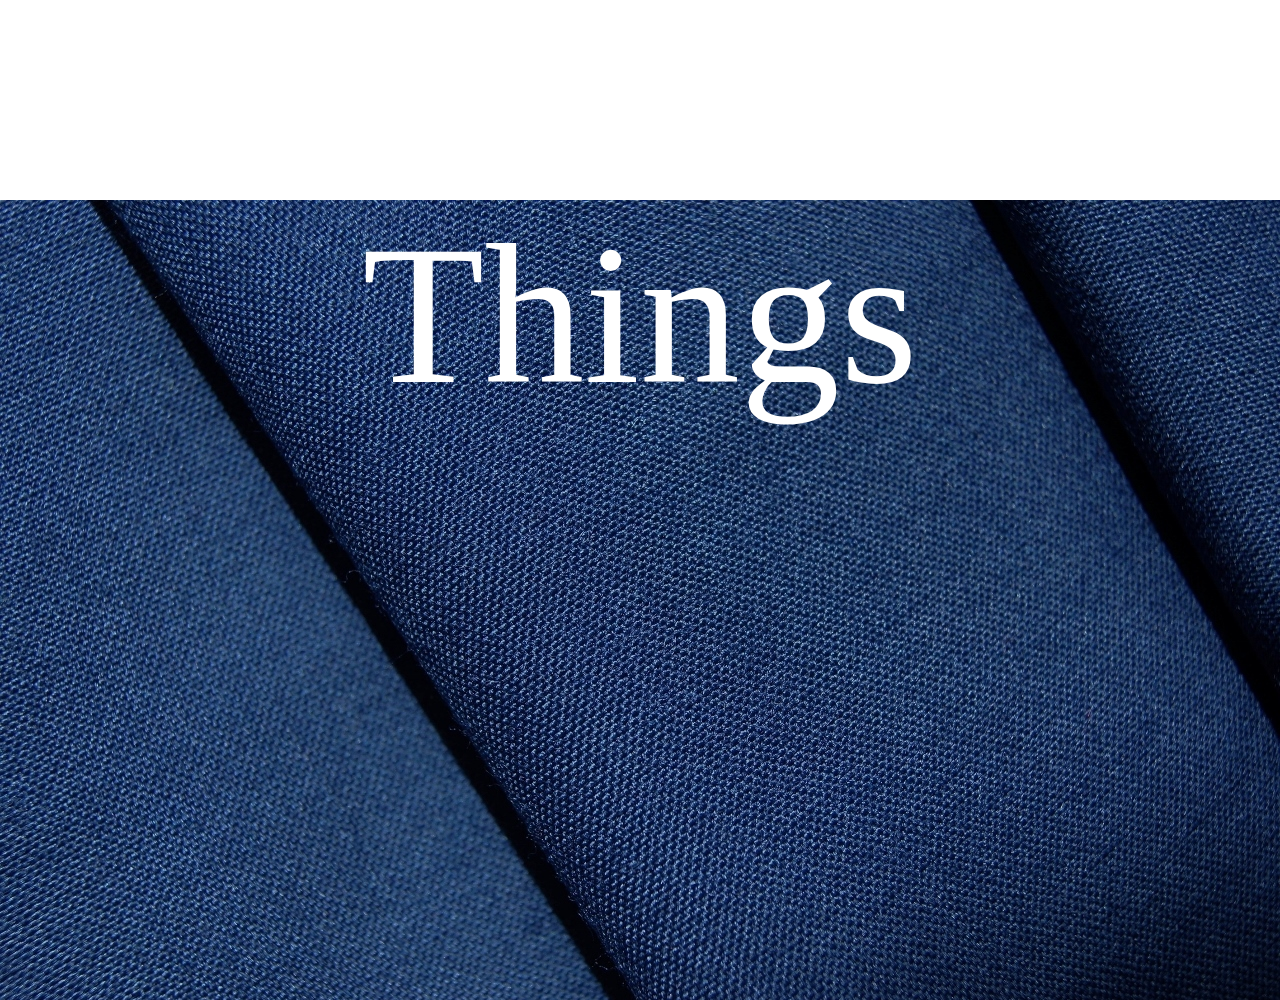
<file: application/templates/background-test.html>
<!DOCTYPE html>
	<html>
		<head>
			<title>Dutch Suits</title>
			<!--<meta http-equiv="refresh" content="10">-->
			<link rel="stylesheet" type='text/css' href="../static/CSS/suit_style.css">
		</head>
		<body>
			<div class="main-container">
				<div class='fabric-background' style="background-image: url('../static/images/navy_suit_folds.jpg');">
					<div style="font-size: 200px; color:white;">
						<p>Things</p>
					</div>
				</div>
			</div>
		</body>
</file>
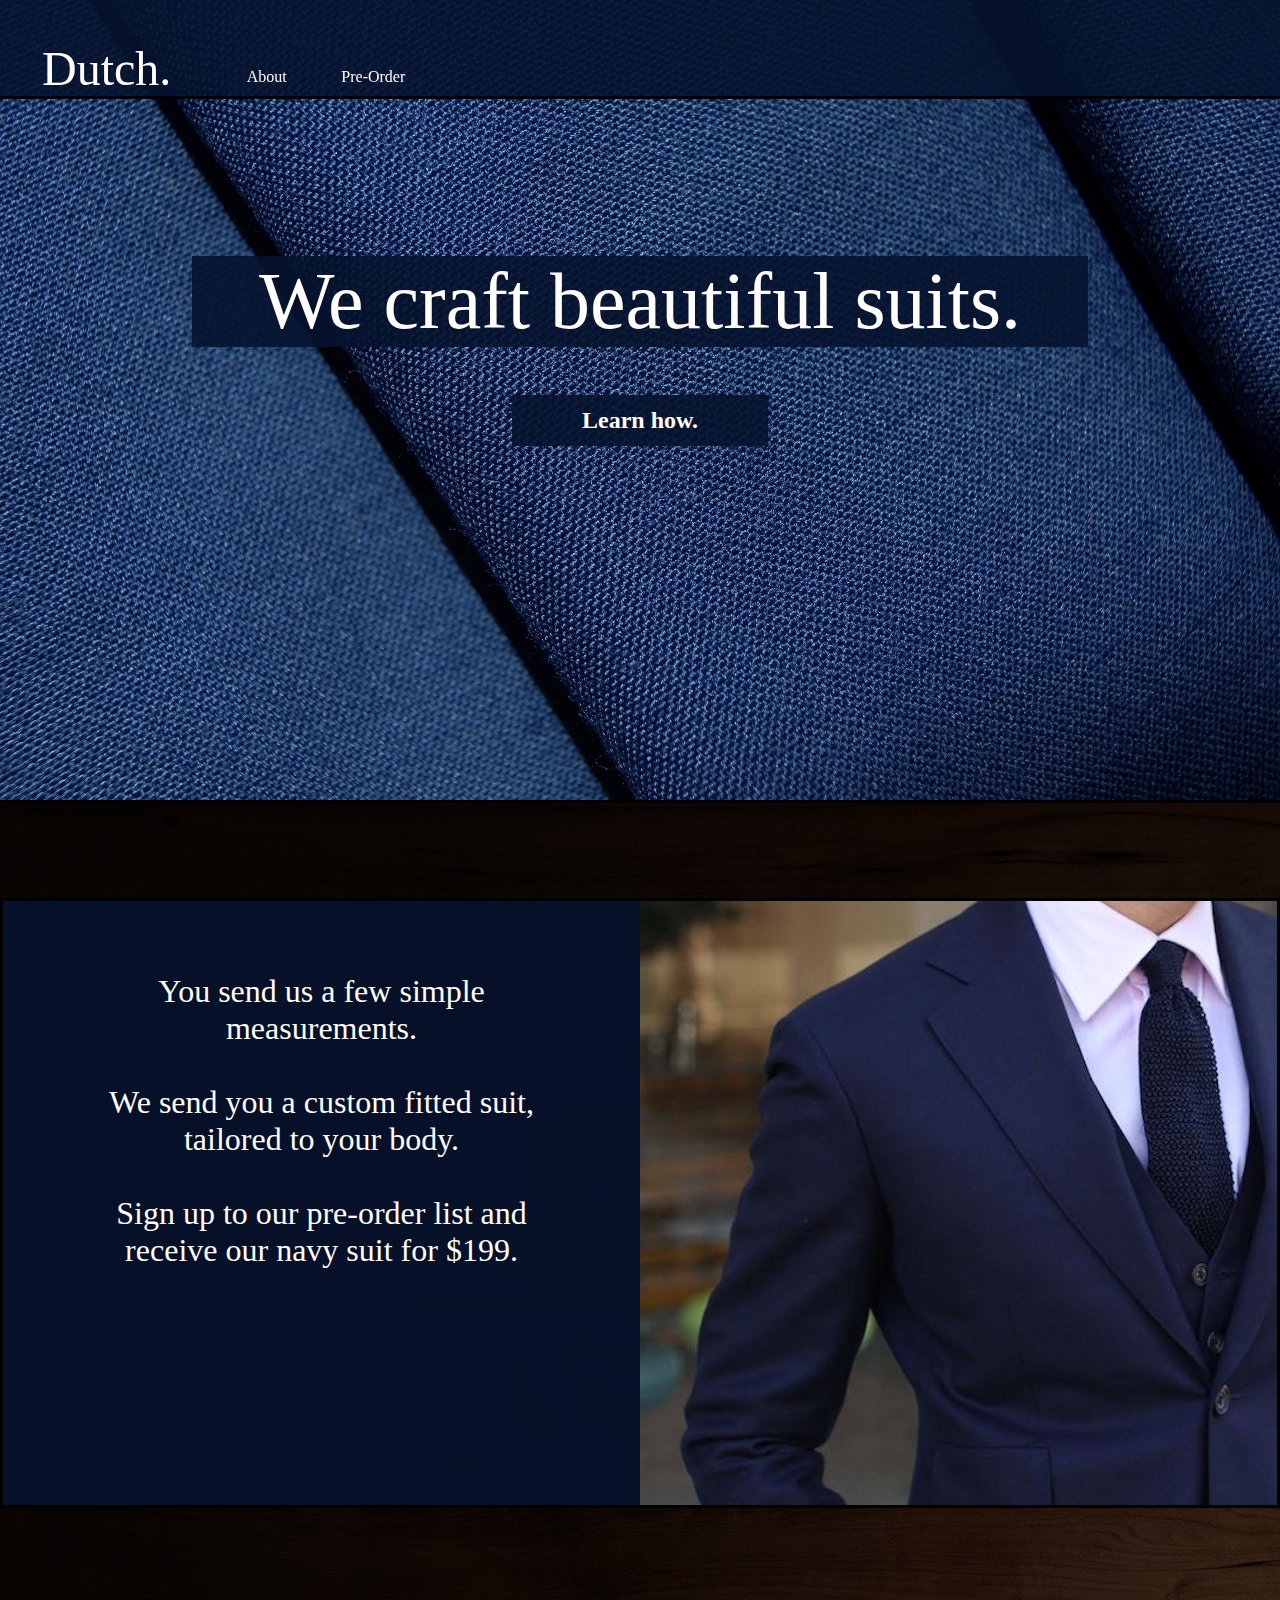
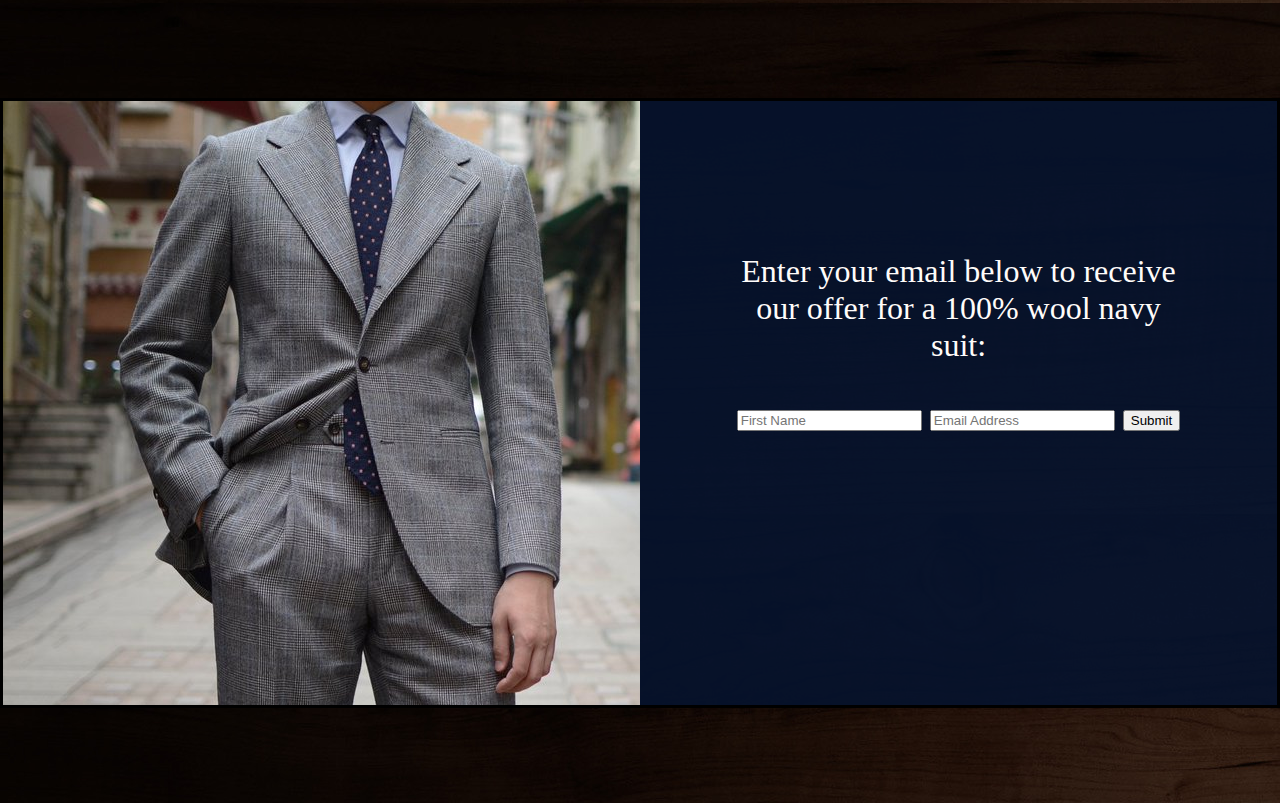
<file: application/templates/scroll_site.html>
<!DOCTYPE html>
	<html>
		<head>
			<title>Dutch Suits</title>
			<!--<meta http-equiv="refresh" content="10">-->
			<link rel="stylesheet" type='text/css' href="../static/CSS/scroll_site_suit_style.css">
			<meta name="viewport" content="width=device-width, initial-scale=1.0">
			<meta name="description" content="Custom suits for young professionals.">
			<meta name="keywords" content="Suits, 'custom suits'">
		</head>
		<body>
			<div class='main-container'>
				<div class='fabric-background' style="background-image: url('../static/images/navy_suit_folds.jpg');">
					<div class='headline'>We craft beautiful suits.</div>
					<div class='scroll-link'><a href="#about">Learn how.</a></div>
				</div>
				<div class="topnav">
					<a class = "title" href="#">Dutch.</a>
					<div class='navlinks'>
						<a href="#">About</a>
						<a href="#"><span style="white-space: nowrap;">Pre-Order</span></a>
					</div>
				</div>
				<div class="line" id="navborder"></div>
				<div class="line"></div>
				<div class="content">
					<div class="content-block" id='about' style="background-image: url('../static/images/wood_texture_2.jpg');">
						<div class="backdrop">
							<div class="textbox">
								<p>
									You send us a few simple measurements.
									<br><br> 
									We send you a custom fitted suit, tailored to your body.
									<br><br>
									<a href="#signup">Sign up to our pre-order list and receive our navy suit for $199.</a>
								</p>
							</div>
							<div class="image" style="background-image: url('../static/images/navy_suit_1.jpg');"></div>
						</div>
					</div>
					<div class="content-block" id='signup' style="background-image: url('../static/images/wood_texture_2.jpg');">
						<div class="backdrop">
							<div class="image" style="background-image: url('../static/images/grey_suit_1.jpg');"></div>
							<div class='form'>
						
								<form action="#">
									<p>Enter your email below to receive our offer for a 100% wool navy suit:</p>
									<input type="name" placeholder='First Name'>
									<input type="email" placeholder='Email Address'>
									<input type="submit">
								</form>
							</div>
							
						</div>
					</div>
				</div>
			</div>
		</body>
	</html>
</file>
<file: application/static/CSS/suit_style.css>
:root {
	--main-text-color: hsla(20,100%,99%,1)
}

html {
	scroll-behavior: smooth;
	font-size: 16px;
	margin: 0;
	padding: 0;
	outline: 0;
	border: 0;
	vertical-align: baseline;

} 

body {
	margin: 0;
	padding: 0;
	outline: 0;
	border: 0;
	text-align: center;
	height: 100%;
	vertical-align: baseline;
	
}

.line {
    width: 100%;
    height: .2rem;
    background-color: black;
}

.main-container {
	width: 100%;
}

.fabric-background {
	height: 50rem;
	width: 100%;
	top: 0px;
}

.headline {
	font-size: 5rem; 
	color: var(--main-text-color); 
	background-color: hsla(0,0%,50%,.5);
	margin: 0rem 15%;
	position: relative;
	top: 10rem;
}

.scroll-link {
	color: var(--main-text-color);
	background-color: hsla(0,0%,50%,.5);
	position: relative;
	top: 12rem;
	font-size: 3rem;
	font-weight: 900;
	margin: 1rem 40%;
	padding: .75rem;
	/* vertically center child <a>*/
	display: grid;
}

.scroll-link a {
	width: 100%;
	text-decoration: none;
	color: var(--main-text-color);
	font-size: 1.5rem;
	font-weight: 600;
}

.scroll-link a:hover {
	text-decoration: underline;
}

/* Style the top navigation bar */
.topnav {
    overflow: hidden;
    background-color: hsla(0,0%,50%,.5);
    position:fixed;
    top: 0px;
    width: 100%;
    height: 6rem;
    display: grid;
	grid-template-columns: repeat(6, 1fr);
}
.topnav .title {
	text-align: center;
	font-size: 3rem;
	width: auto;
	justify-self: center;
	align-self: end;
	display: inline-block;
	padding: 0px 0px;
	overflow: hidden;
	margin: 0px;
	position: relative;
	text-decoration: none;
	color: var(--main-text-color);
}
.topnav .navlinks {
	display: grid;
	grid-template-columns: 1fr 1fr;
}
.topnav .navlinks a {
	align-self: end;
	color: var(--main-text-color);
	text-decoration: none;
	padding: 10px;
}
.topnav .navlinks a:hover {
	text-decoration: underline;
}


.content div {
	height: 50rem;
}
.content .about-us {
	background-color: white;
	display: flex;
	align-items: center;
	justify-content: center;
}

.content .about-us .backdrop {
	font-size: 5rem; 
	color: var(--main-text-color); 
	background-color: hsla(0,50%,50%,.9);
	border: .2rem black solid;
	height: 75.5%;
	width: 100%;
}
/*
.topnav .navlink {
	text-align: center;
	font-size: 1%;
	width: 100px;
	justify-self: center;
	display: grid;
	grid-template-columns: 1fr 1fr;
	align-self: center;
	background-color: #f44336;
	text-decoration: none;
	color: white;
	padding: 10px 40px;
	overflow: hidden;
	margin: 10px;

}
</file>
<file: application/static/CSS/scroll_site_suit_style.css>
:root {
	--main-text-color: hsla(20,100%,99%,1)
}

html {
	scroll-behavior: smooth;
	font-size: 16px;
	margin: 0;
	padding: 0;
	outline: 0;
	border: 0;
	vertical-align: baseline;

} 

body {
	margin: 0;
	padding: 0;
	outline: 0;
	border: 0;
	text-align: center;
	height: 100%;
	vertical-align: baseline;
	
}

a {
	text-decoration: none;
	color: var(--main-text-color);
}

a:hover {
	text-decoration: underline;
}
.line {
    width: 100%;
    height: .2rem;
    background-color: black;
}

.main-container {
	width: 100%;
}

.fabric-background {
	height: 50rem;
	width: 100%;
	top: 0px;
}

.headline {
	font-size: 5rem; 
	color: var(--main-text-color); 
	background-color: hsla(220,80%,10%,0.9);
	margin: 0rem 15%;
	position: relative;
	top: 16rem;
}

.scroll-link {
	color: var(--main-text-color);
	background-color: hsla(220,80%,10%,0.9);
	position: relative;
	top: 18rem;
	font-size: 3rem;
	font-weight: 900;
	margin: 1rem 40%;
	padding: .75rem;
	/* vertically center child <a>*/
	display: grid;
}

.scroll-link a {
	width: 100%;
	text-decoration: none;
	color: var(--main-text-color);
	font-size: 1.5rem;
	font-weight: 600;
}

.scroll-link a:hover {
	text-decoration: underline;
}

/* Style the top navigation bar */
.topnav {
    overflow: hidden;
    background-color: hsla(220,80%,10%,0.9);
    position:fixed;
    top: 0px;
    width: 100%;
    height: 6rem;
    display: grid;
	grid-template-columns: repeat(6, 1fr);
	bottom-border: 1rem solid white;
}

#navborder {
	position: fixed;
	top: 6rem;
	background-color: black;
}
.topnav .title {
	text-align: center;
	font-size: 3rem;
	width: auto;
	justify-self: center;
	align-self: end;
	display: inline-block;
	padding: 0px 0px;
	overflow: hidden;
	margin: 0px;
	position: relative;
	text-decoration: none;
	color: var(--main-text-color);
}
.topnav .navlinks {
	display: grid;
	grid-template-columns: 1fr 1fr;
}
.topnav .navlinks a {
	align-self: end;
	color: var(--main-text-color);
	text-decoration: none;
	padding: 10px;
}
.topnav .navlinks a:hover {
	text-decoration: underline;
}


.content div {
	height: 50rem;
}
.content .content-block {
	background-color: white;
	display: flex;
	align-items: center;
	justify-content: center;
}

.content .content-block .backdrop {
	font-size: 5rem; 
	color: var(--main-text-color); 
	background-color: hsla(220,80%,10%,0.9);
	border: .2rem black solid;
	height: 75.5%;
	width: 100%;
	display: grid;
	grid-template-columns: 1fr 1fr;
	overflow: hidden;
}

.backdrop .textbox {
	grid-column-start: 1 / span 1;
	margin: 0rem;
	font-size: 2rem;
	align-self: center;
	justify-self: center;
	width: 70%;
	height: 90%;

}
.textbox a {

}
.backdrop #image {
	border: white 1px solid;
	grid-column-start: 2 / span 1;
}

.backdrop .form {
	align-self: center;
	justify-self: center;
	width: 70%;
	height: 70%;
	font-size: 2rem;
	grid-column-start: 2 / span 1;
}
/*
.topnav .navlink {
	text-align: center;
	font-size: 1%;
	width: 100px;
	justify-self: center;
	display: grid;
	grid-template-columns: 1fr 1fr;
	align-self: center;
	background-color: #f44336;
	text-decoration: none;
	color: white;
	padding: 10px 40px;
	overflow: hidden;
	margin: 10px;

}
</file>
